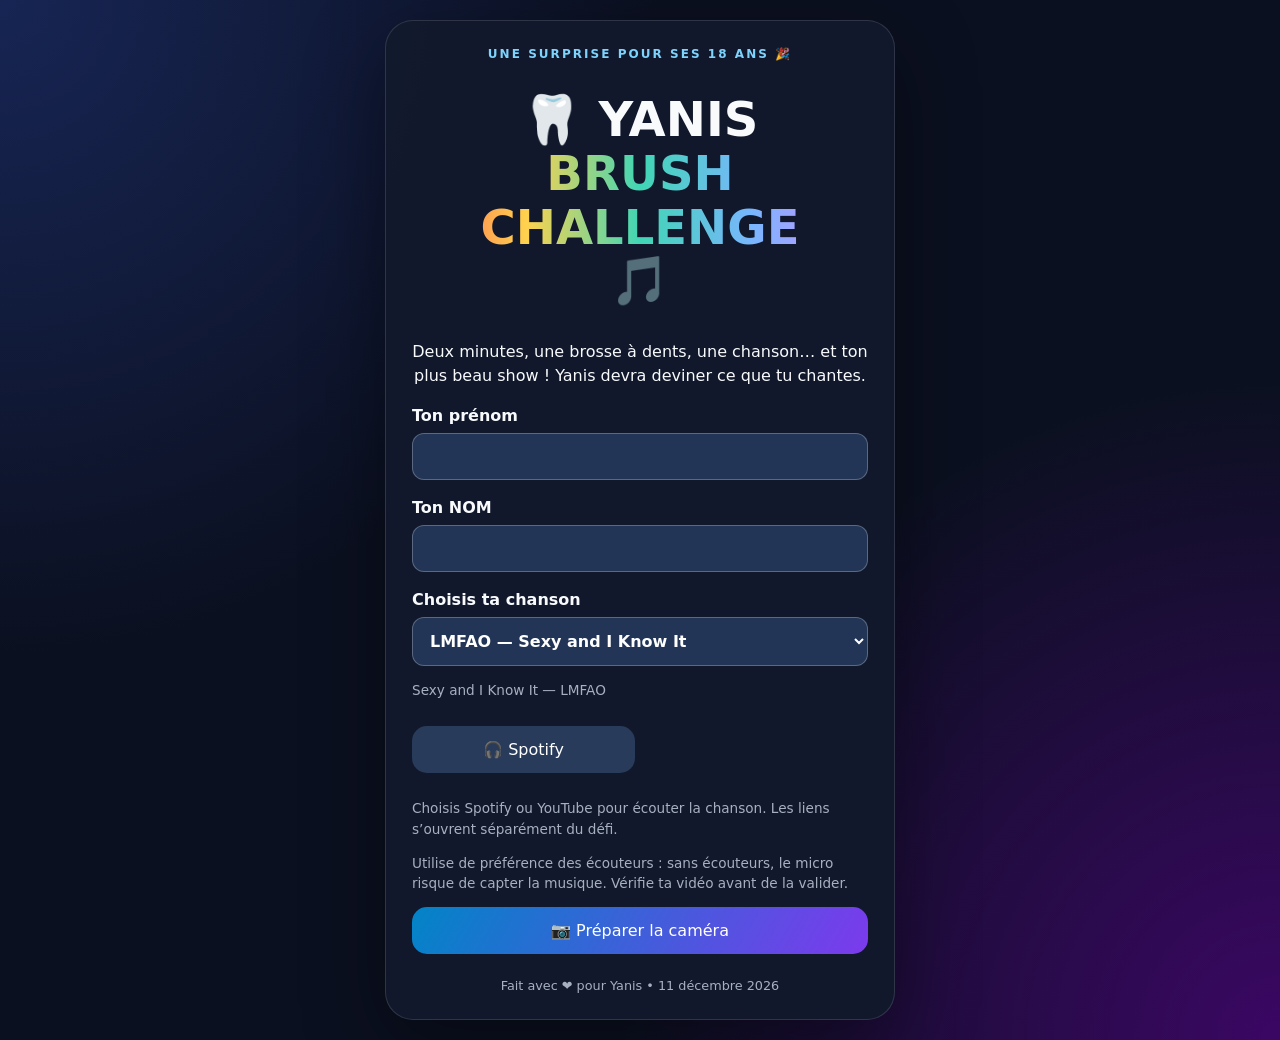
<file: index.html>
<!doctype html><html lang="fr"><head><meta charset="utf-8"><meta name="viewport" content="width=device-width,initial-scale=1"><meta name="theme-color" content="#111827"><title>Yanis Brush Challenge • 18 ans</title><link rel="stylesheet" href="styles.css"></head><body><main class="card"><div class="eyebrow">UNE SURPRISE POUR SES 18 ANS 🎉</div><h1>🦷 YANIS <span>BRUSH CHALLENGE</span> 🎵</h1><p class="intro">Deux minutes, une brosse à dents, une chanson… et ton plus beau show ! Yanis devra deviner ce que tu chantes.</p><section id="participation"><label>Ton prénom<input id="first" autocomplete="given-name" maxlength="80" required></label><label>Ton NOM<input id="last" autocomplete="family-name" maxlength="80" required></label><label>Choisis ta chanson<select id="song"></select></label><p id="songInfo" class="hint"></p><div class="actions"><a id="listen" class="btn secondary" href="#" target="_blank" rel="noopener">🎧 Spotify</a><a id="youtube" class="btn secondary" href="#" target="_blank" rel="noopener" hidden>▶️ YouTube</a></div><p class="hint">Choisis Spotify ou YouTube pour écouter la chanson. Les liens s’ouvrent séparément du défi.</p><p class="hint">Utilise de préférence des écouteurs : sans écouteurs, le micro risque de capter la musique. Vérifie ta vidéo avant de la valider.</p><button id="camera" class="btn">📷 Préparer la caméra</button><section id="capture" hidden><video id="preview" autoplay muted playsinline></video><div id="timer">02:00</div><div class="actions"><button id="start" class="btn">🔴 Démarrer</button><button id="stop" class="btn secondary" disabled>Arrêter</button></div></section><section id="fallback" hidden><p class="hint">Ton navigateur ne permet pas l'enregistrement direct. Filme-toi avec l'appareil photo puis sélectionne ta vidéo.</p><input id="file" type="file" accept="video/*" capture="user"></section><section id="result" hidden><h2>Ton show 🎬</h2><video id="playback" controls playsinline></video><button id="redo" class="btn secondary">🔄 Recommencer</button><button id="submit" class="btn" disabled>Envoyer ma surprise</button><p class="hint">L'envoi sera activé après configuration du stockage privé Supabase.</p></section></section><section id="birthday" hidden><h2>🎂 Joyeux 18 ans, Yanis !</h2><p>Les surprises seront disponibles ici. Le jeu à trois réponses et son accès personnel seront activés après configuration sécurisée de Supabase.</p></section><footer>Fait avec ❤️ pour Yanis • 11 décembre 2026</footer></main><script src="songs.js"></script><script src="app.js"></script><script src="catalogue-api.js"></script></body></html>
</file>
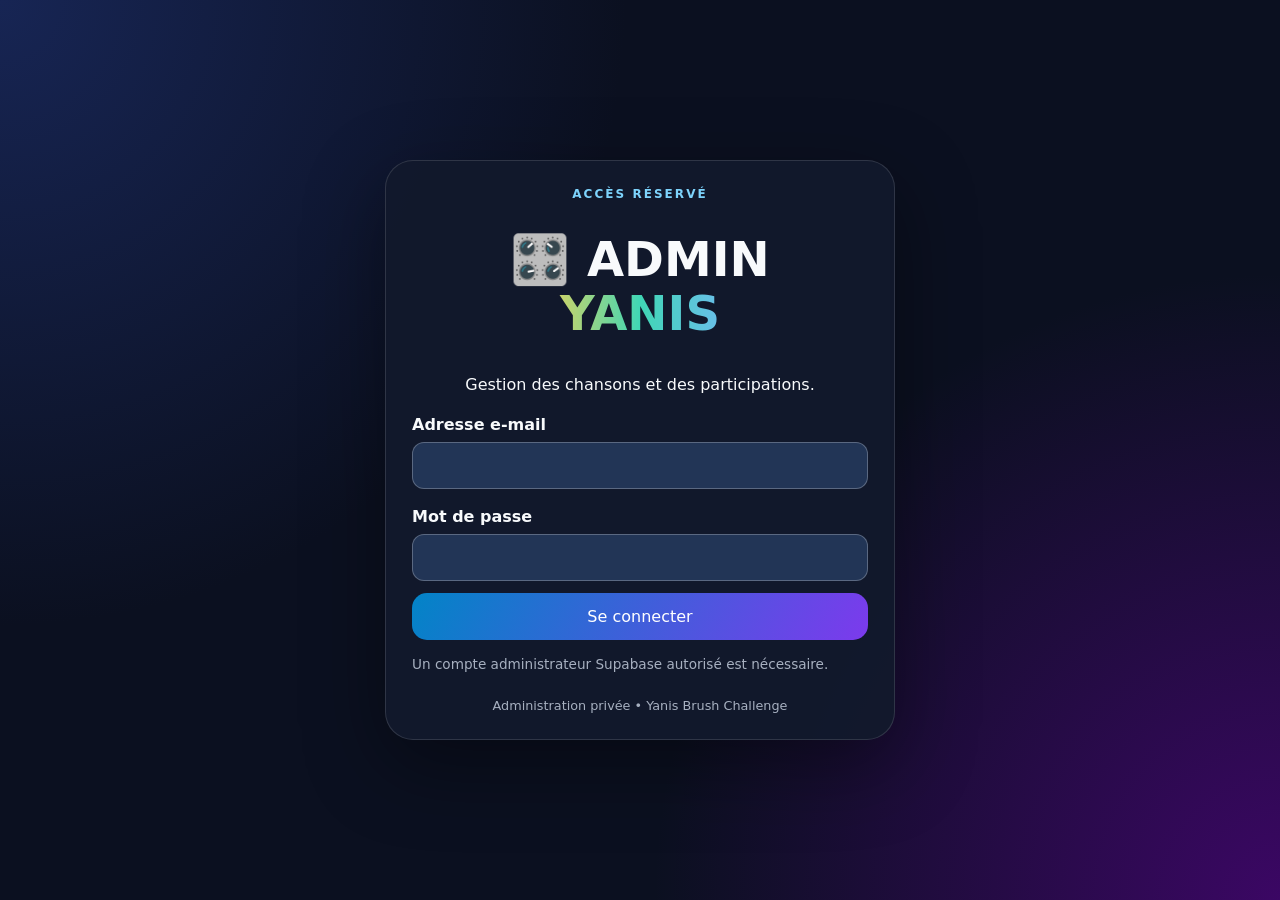
<file: admin.html>
<!doctype html><html lang="fr"><head><meta charset="utf-8"><meta name="viewport" content="width=device-width,initial-scale=1"><title>Administration • Yanis Brush Challenge</title><link rel="stylesheet" href="styles.css"></head><body><main class="card admin"><div class="eyebrow">ACCÈS RÉSERVÉ</div><h1>🎛️ ADMIN <span>YANIS</span></h1><p class="intro">Gestion des chansons et des participations.</p><section id="login"><label>Adresse e-mail<input id="email" type="email" autocomplete="username"></label><label>Mot de passe<input id="password" type="password" autocomplete="current-password"></label><button id="signIn" class="btn">Se connecter</button><p class="hint" id="loginError">Un compte administrateur Supabase autorisé est nécessaire.</p></section><section id="panel" hidden><button id="signOut" class="btn secondary">Se déconnecter</button><h2>Chansons</h2><div id="songsList"></div><h3>Ajouter une chanson</h3><label>Titre<input id="newTitle"></label><label>Artiste<input id="newArtist"></label><label>Lien d'écoute<input id="newUrl" type="url"></label><button id="addSong" class="btn">Ajouter</button><h2>Vidéos reçues</h2><p class="hint">Les vidéos restent privées. Leur consultation nécessite une connexion administrateur.</p><div id="participations"></div><p id="status" class="hint"></p></section><footer>Administration privée • Yanis Brush Challenge</footer></main><script type="module" src="admin.js"></script></body></html>
</file>
<file: styles.css>
:root{color-scheme:dark;--bg:#0b1020;--card:#121a2c;--text:#f8fafc;--muted:#a7b0c0;--accent:#7dd3fc}*{box-sizing:border-box}body{margin:0;min-height:100vh;display:grid;place-items:center;padding:20px;background:radial-gradient(circle at top left,#172554,transparent 40%),radial-gradient(circle at bottom right,#3b0764,transparent 40%),var(--bg);color:var(--text);font-family:system-ui,sans-serif}.card{width:min(100%,510px);padding:26px;border-radius:28px;background:rgba(18,26,44,.96);border:1px solid #ffffff20;box-shadow:0 25px 80px #0006}.eyebrow{text-align:center;color:var(--accent);font-size:.75rem;letter-spacing:.17em;font-weight:800}h1{text-align:center;line-height:1.12;font-size:clamp(2rem,8vw,3rem)}h1 span{display:block;background:linear-gradient(90deg,#ff5858,#ffd24d,#40d6b5,#7ab5ff,#dd87ff);background-clip:text;color:transparent}.intro{text-align:center;line-height:1.5}label{display:block;margin:18px 0 8px;font-weight:700}input,select{display:block;width:100%;margin-top:8px;padding:13px;border-radius:12px;border:1px solid #ffffff40;background:#223556;color:white;font:inherit}.btn{display:block;width:100%;border:0;border-radius:15px;padding:14px 16px;margin:12px 0;background:linear-gradient(120deg,#0284c7,#7c3aed);color:white;text-align:center;font-weight:800;font:inherit;text-decoration:none;cursor:pointer}.secondary{background:#293b5b}.btn:disabled{opacity:.45;cursor:not-allowed}.hint{font-size:.85rem;color:var(--muted);line-height:1.5}video{display:block;width:100%;max-height:60vh;border-radius:15px;background:#020617;margin:12px 0}#timer{text-align:center;font-size:2.3rem;font-weight:900}.actions{display:grid;grid-template-columns:1fr 1fr;gap:10px}footer{text-align:center;color:var(--muted);font-size:.8rem;margin-top:24px}[hidden]{display:none!important}
</file>
